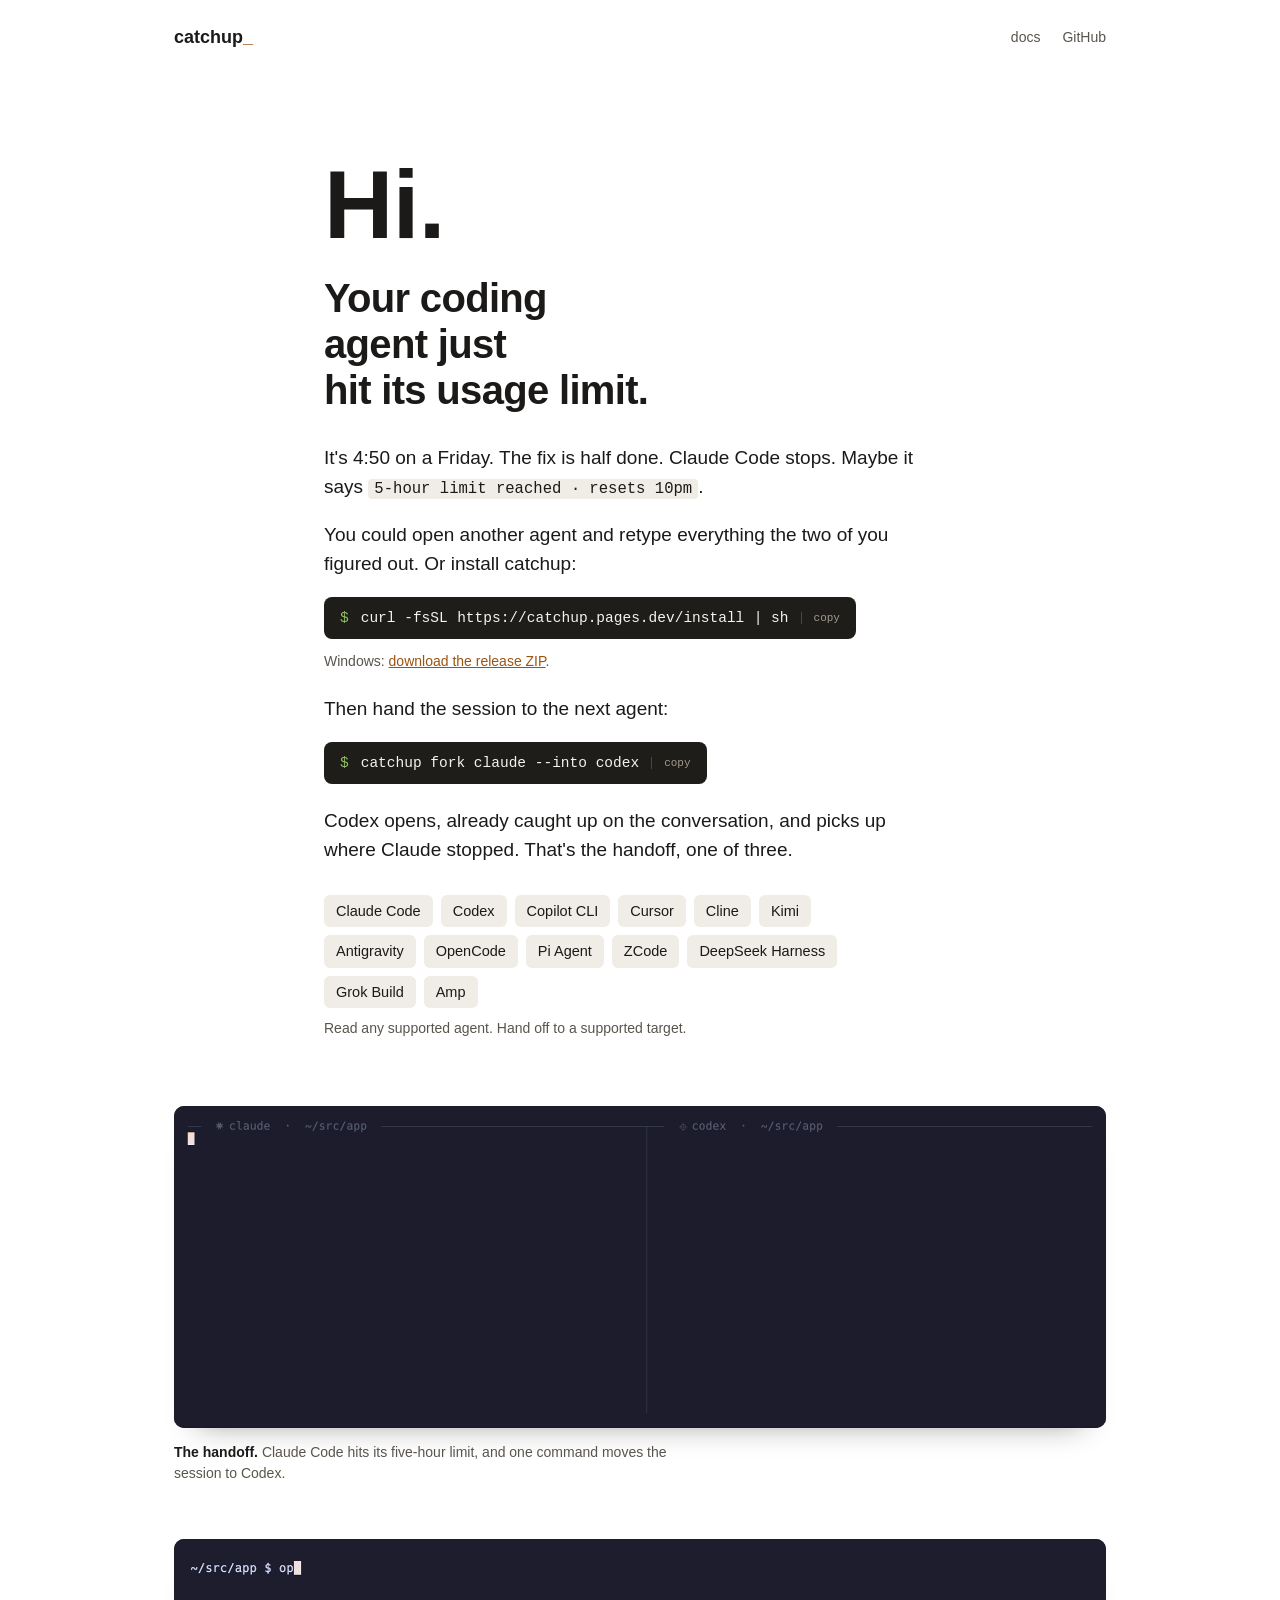
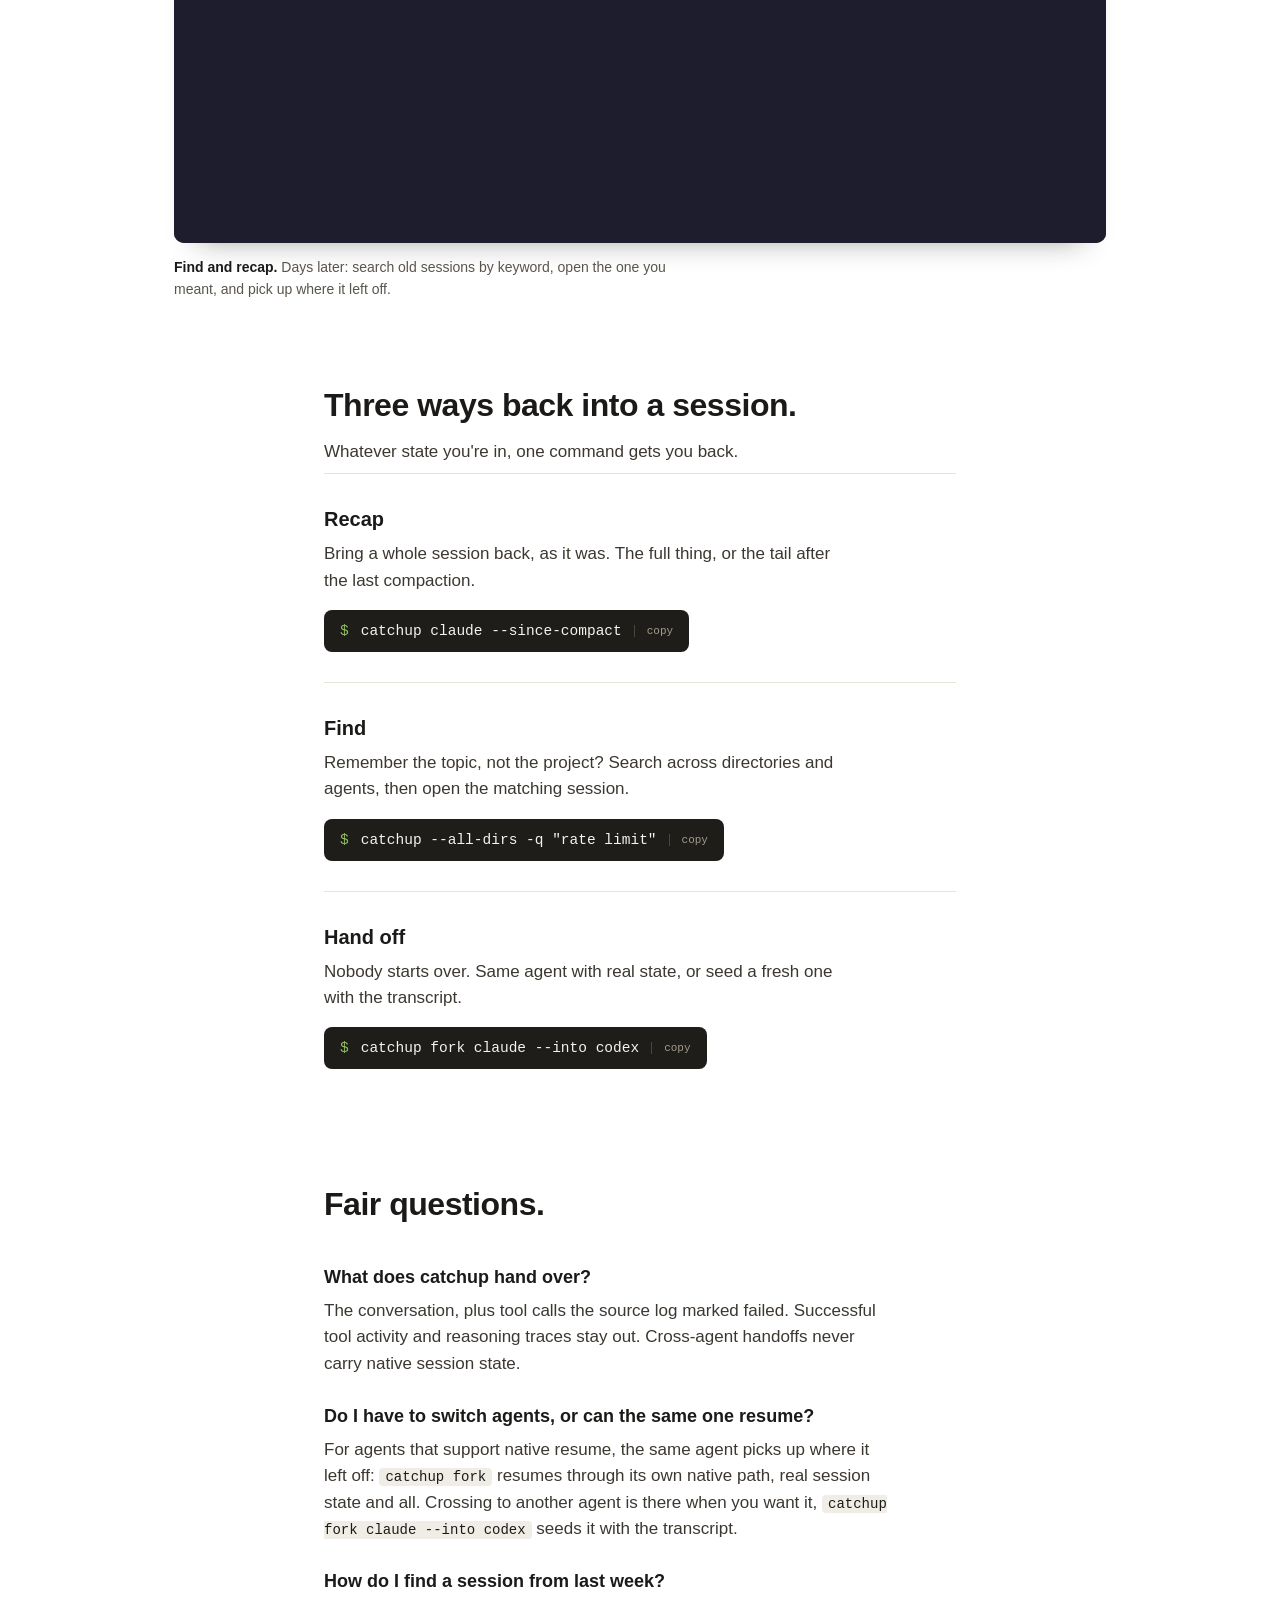
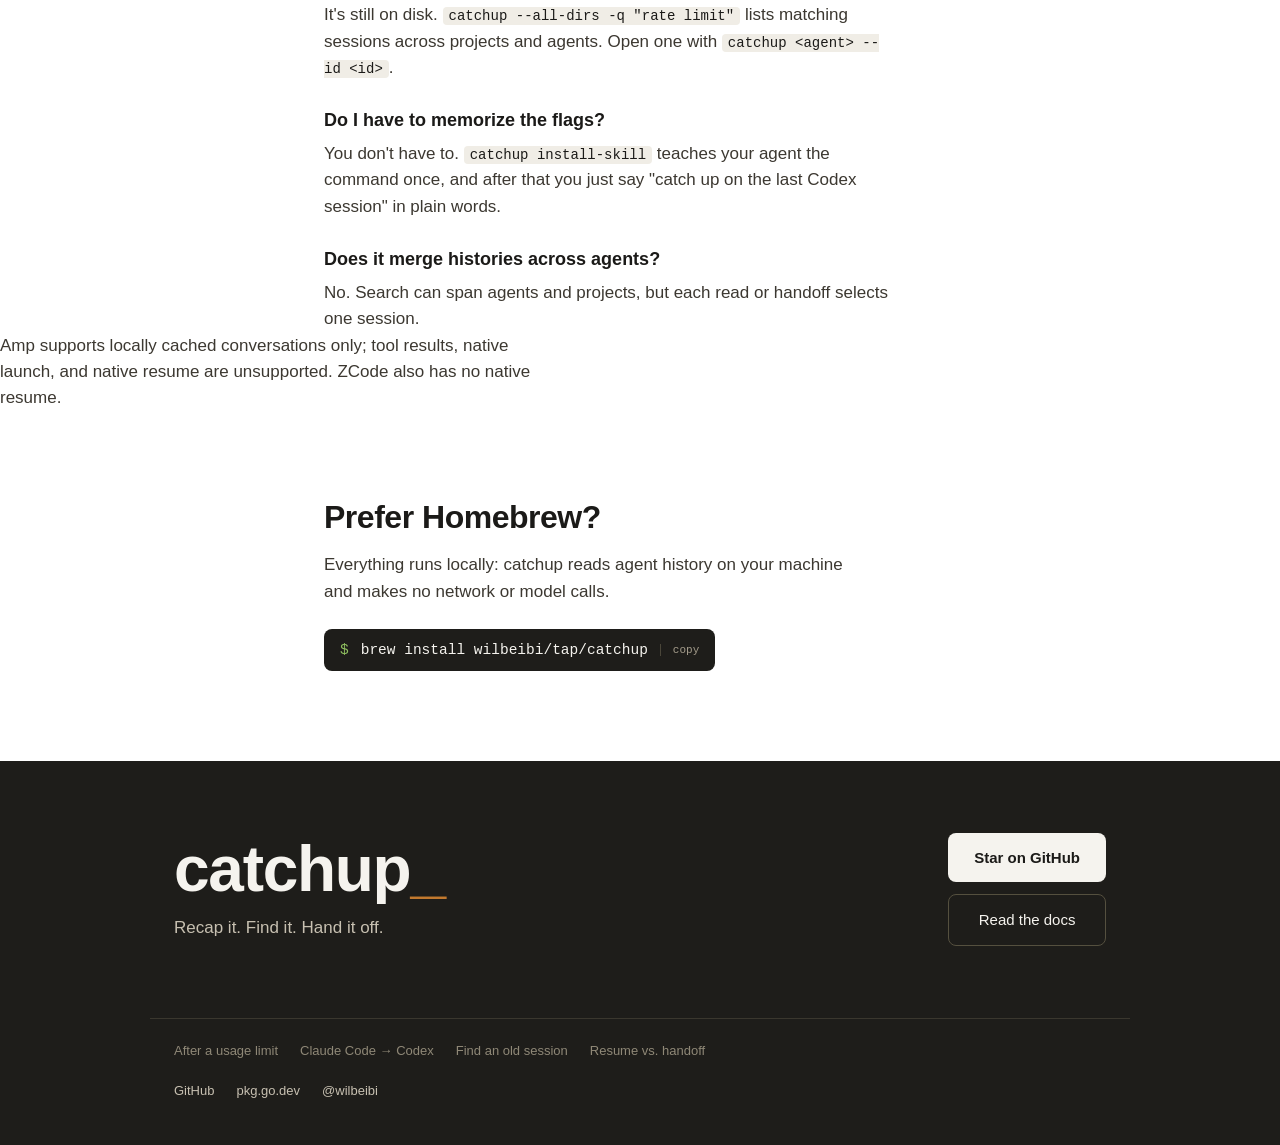
<file: public/index.html>
<!DOCTYPE html>
<html lang="en">
<head>
<meta charset="utf-8">
<meta name="viewport" content="width=device-width, initial-scale=1">
<title>catchup - pick up a coding agent session without starting over</title>
<meta name="description" content="catchup is an open-source CLI that reads your last Claude Code, Codex, Copilot CLI, Cursor, Cline, Kimi, Antigravity, OpenCode, Pi Agent, ZCode, DeepSeek Harness, Grok Build, or Amp session and hands it to the next agent. When an agent stops mid-task, catchup fork --into keeps the work moving.">
<meta name="keywords" content="catchup, AI coding agent, Claude Code, Codex, Copilot CLI, Cursor CLI, Cline, Kimi Code, Antigravity, agy, OpenCode, Pi Agent, ZCode, DeepSeek Harness, Grok Build, usage limit, session handoff, context handoff, CLI, Go">
<!--
  max-snippet:-1 removes the length cap on the text snippet a generative answer
  (AI Overviews, AI Mode) may quote. Google's RAG pipeline reuses classic-Search
  snippet eligibility, so a capped snippet gets truncated mid-answer and a
  competitor that allows the full excerpt gets cited instead.
-->
<meta name="robots" content="index, follow, max-snippet:-1, max-image-preview:large, max-video-preview:-1">
<meta property="og:type" content="website">
<meta property="og:title" content="catchup - pick up a coding agent session without starting over">
<meta property="og:description" content="Your agent stopped mid-task. One command hands the session to the next agent, already caught up.">
<meta property="og:url" content="https://catchup.pages.dev/">
<meta property="og:image" content="https://catchup.pages.dev/assets/social-card.png">
<meta property="og:image:width" content="1200">
<meta property="og:image:height" content="630">
<meta property="og:image:alt" content="Two terminal panes: Claude Code hits its usage limit; catchup fork hands the session to Codex.">
<meta name="twitter:card" content="summary_large_image">
<meta name="twitter:title" content="catchup - pick up a coding agent session without starting over">
<meta name="twitter:description" content="Your agent stopped mid-task. One command hands the session to the next agent, already caught up.">
<meta name="twitter:image" content="https://catchup.pages.dev/assets/social-card.png">
<link rel="canonical" href="https://catchup.pages.dev/">
<link rel="alternate" type="text/markdown" href="/index.md">
<meta name="theme-color" content="#ffffff">
<link rel="icon" href="data:image/svg+xml,%3Csvg xmlns='http://www.w3.org/2000/svg' viewBox='0 0 32 32'%3E%3Crect width='32' height='32' rx='7' fill='%2314130f'/%3E%3Ctext x='5.5' y='23' font-family='monospace' font-size='17' font-weight='700' fill='%235f7d3b'%3E%24%3C/text%3E%3Crect x='18' y='10' width='8' height='13' fill='%23c2792e'/%3E%3C/svg%3E">
<!--
  One @id for the tool, one for the author, reused verbatim on every page of
  this site. "catchup" is an ambiguous string on its own — the name is dominated
  by IPTV/TV catch-up projects — so alternateName and sameAs exist to pin this
  entity to the repo, the Go package, and the Homebrew tap rather than leave a
  retriever guessing which "catchup" is meant.
-->
<script type="application/ld+json">
{
  "@context": "https://schema.org",
  "@type": "SoftwareApplication",
  "@id": "https://catchup.pages.dev/#catchup",
  "name": "catchup",
  "alternateName": ["catchup CLI", "catchup — coding-agent session handoff CLI"],
  "applicationCategory": "DeveloperApplication",
  "applicationSubCategory": "Command-line tool",
  "operatingSystem": "macOS, Linux, Windows",
  "description": "CLI that reads Claude Code, Codex, Copilot CLI, Cursor, Cline, Kimi, Antigravity, OpenCode, Pi Agent, ZCode, DeepSeek Harness, Grok Build & Amp session history so you can recap a session, find the right one, and hand it to the next agent as clean Markdown.",
  "url": "https://catchup.pages.dev/",
  "downloadUrl": "https://github.com/wilbeibi/catchup",
  "softwareHelp": "https://github.com/wilbeibi/catchup#usage",
  "license": "https://opensource.org/licenses/MIT",
  "programmingLanguage": "Go",
  "softwareVersion": "1.0.0",
  "offers": { "@type": "Offer", "price": "0", "priceCurrency": "USD" },
  "sameAs": [
    "https://github.com/wilbeibi/catchup",
    "https://pkg.go.dev/github.com/wilbeibi/catchup",
    "https://github.com/wilbeibi/homebrew-tap"
  ],
  "author": {
    "@type": "Person",
    "@id": "https://catchup.pages.dev/#wilbeibi",
    "name": "wilbeibi",
    "url": "https://github.com/wilbeibi",
    "sameAs": ["https://github.com/wilbeibi"]
  }
}
</script>
<!--
  FAQPage mirrors the "Fair questions" section verbatim. Google requires FAQ
  structured data to match visible page content, so these strings must be edited
  in lockstep with the <section class="qa"> markup below — not drifted.
-->
<script type="application/ld+json">
{
  "@context": "https://schema.org",
  "@type": "FAQPage",
  "mainEntity": [
    {
      "@type": "Question",
      "name": "What does catchup hand over?",
      "acceptedAnswer": {
        "@type": "Answer",
        "text": "The conversation, plus tool calls the source log marked failed. Successful tool activity and reasoning traces stay out. Cross-agent handoffs never carry native session state."
      }
    },
    {
      "@type": "Question",
      "name": "Do I have to switch agents, or can the same one resume?",
      "acceptedAnswer": {
        "@type": "Answer",
        "text": "For agents that support native resume, the same agent picks up where it left off: catchup fork resumes through its own native path, real session state and all. Crossing to another agent is there when you want it, catchup fork claude --into codex seeds it with the transcript."
      }
    },
    {
      "@type": "Question",
      "name": "How do I find a session from last week?",
      "acceptedAnswer": {
        "@type": "Answer",
        "text": "It's still on disk. catchup --all-dirs -q \"rate limit\" lists matching sessions across projects and agents. Open one with catchup <agent> --id <id>."
      }
    },
    {
      "@type": "Question",
      "name": "Do I have to memorize the flags?",
      "acceptedAnswer": {
        "@type": "Answer",
        "text": "You don't have to. catchup install-skill teaches your agent the command once, and after that you just say \"catch up on the last Codex session\" in plain words."
      }
    },
    {
      "@type": "Question",
      "name": "Does it merge histories across agents?",
      "acceptedAnswer": {
        "@type": "Answer",
        "text": "No. Search can span agents and projects, but each read or handoff selects one session."
      }
    }
  ]
}
</script>
<style>
  *, *::before, *::after { box-sizing: border-box; }
  html { -webkit-font-smoothing: antialiased; text-rendering: optimizeLegibility; scroll-behavior: smooth; }
  html, body { margin: 0; background: #ffffff; }
  body {
    font-family: "Helvetica Neue", Helvetica, Arial, sans-serif;
    color: #1b1a18;
    font-size: 17px;
    line-height: 1.55;
  }
  code, .mono { font-family: ui-monospace, "SF Mono", Menlo, Consolas, "Liberation Mono", monospace; }
  ::selection { background: #c2792e33; }
  a:focus-visible, button:focus-visible { outline: 2px solid #9c5310; outline-offset: 3px; border-radius: 4px; }

  .col   { max-width: 680px; margin: 0 auto; padding-left: 24px; padding-right: 24px; }
  .stage { max-width: 980px; margin: 0 auto; padding-left: 24px; padding-right: 24px; }

  /* nav */
  nav { display: flex; align-items: center; justify-content: space-between; max-width: 980px; margin: 0 auto; padding: 24px; }
  .wordmark { display: flex; align-items: baseline; text-decoration: none; color: #1b1a18; font-weight: 700; font-size: 18px; }
  .wordmark .cursor { color: #9c5310; }
  .navlinks { display: flex; gap: 22px; font-size: 14px; }
  .navlinks a { color: #5a554c; text-decoration: none; }
  .navlinks a:hover { color: #1b1a18; text-decoration: underline; }

  /* hero: the spot */
  header { padding: clamp(48px, 9vh, 110px) 0 12px; }
  h1 { margin: 0 0 30px; font-weight: 700; letter-spacing: -0.02em; text-wrap: balance; }
  h1 .hi { display: block; font-size: clamp(56px, 9vw, 96px); line-height: 1; }
  h1 .line { display: block; font-size: clamp(26px, 4.2vw, 40px); line-height: 1.15; margin-top: 22px; max-width: 18ch; }
  h1 .failure { display: grid; height: 1.15em; overflow: hidden; }
  h1 .failure > span { grid-area: 1 / 1; }
  h1 .failure .outage { color: #d97757; opacity: 0; }
  .monologue p { margin: 0 0 18px; max-width: 58ch; font-size: clamp(17px, 1.9vw, 19px); text-wrap: pretty; }
  .monologue .mono { font-size: 0.82em; background: #f0ede6; padding: 1px 6px; border-radius: 4px; }
  .agents-block { margin-top: 30px; }
  .agents { margin: 0; padding: 0; list-style: none; display: flex; flex-wrap: wrap; gap: 8px; max-width: 60ch; }
  .agents li { background: #f0ede6; border-radius: 6px; padding: 5px 12px; font-size: 14.5px; color: #1b1a18; }
  .agents-tag { margin: 10px 0 0; font-size: 14px; color: #5a554c; }

  /* command blocks */
  .cmd {
    display: flex; align-items: center; gap: 12px; width: fit-content; max-width: 100%;
    background: #1e1d1a; color: #f5f3ee; border: none; border-radius: 8px;
    padding: 13px 16px; font-size: 14.5px; cursor: pointer; text-align: left;
    font-family: ui-monospace, "SF Mono", Menlo, Consolas, "Liberation Mono", monospace;
    transition: background .15s ease;
  }
  .cmd:hover { background: #33312b; }
  .cmd .p { color: #8fbf5f; flex-shrink: 0; }
  .cmd .t { overflow-x: auto; white-space: nowrap; scrollbar-width: none; user-select: text; -webkit-user-select: text; }
  .cmd .copy { color: #a49c8b; font-size: 11px; white-space: nowrap; flex-shrink: 0; border-left: 1px solid #4a4639; padding-left: 12px; }
  .hero-install { margin-bottom: 22px; }
  .hero-install .t { display: flex; flex-wrap: wrap; gap: 0 .65em; white-space: normal; }
  .hero-install .part { white-space: nowrap; }
  .windows-install { margin: -10px 0 22px; color: #5a554c; font-size: 14px; }
  .windows-install a { color: #9c5310; }

  /* the white stage */
  figure { margin: 0; padding: clamp(36px, 6vh, 72px) 0 0; }
  figure .frame {
    border-radius: 10px; overflow-x: auto; background: #1e1e2e;
    box-shadow: 0 20px 28px -24px rgba(20, 18, 12, 0.45);
  }
  figure img { display: block; width: 100%; min-width: 720px; height: auto; }
  figcaption { font-size: 14px; color: #5a554c; margin-top: 14px; max-width: 68ch; }
  figcaption strong { color: #1b1a18; font-weight: 700; }
  /* the demo is wider than a phone; say so instead of hoping the scroll is found */
  .swipehint { display: none; }
  @media (max-width: 760px) {
    .swipehint { display: inline; color: #9c5310; font-weight: 700; }
    figure .frame { -webkit-overflow-scrolling: touch; }
  }

  /* the three moves: recap / find / hand off */
  .acts { padding: clamp(56px, 9vh, 100px) 0 0; }
  .acts h2 { font-size: clamp(24px, 3.2vw, 32px); letter-spacing: -0.015em; margin: 0 0 8px; }
  .acts .sub { margin: 0 0 8px; color: #3c3831; max-width: 54ch; }
  .act { padding: 30px 0; border-top: 1px solid #e8e3d9; }
  .act h3 { margin: 0 0 6px; font-size: 20px; font-weight: 700; }
  .act p { margin: 0 0 16px; color: #3c3831; max-width: 56ch; }

  /* Q&A */
  .qa { padding: clamp(56px, 9vh, 100px) 0 0; }
  .qa h2 { font-size: clamp(24px, 3.2vw, 32px); letter-spacing: -0.015em; margin: 0 0 34px; }
  /* headings, not <dt>: a question is a chunk boundary for retrieval, and the
     FAQPage JSON-LD above needs a visible heading to correspond to. Rendering is
     unchanged from the previous <dl> — the margins below reproduce it exactly. */
  .qa .qa-item { margin-top: 26px; }
  .qa .qa-item:first-of-type { margin-top: 0; }
  .qa h3 { font-weight: 700; font-size: 18px; margin: 0 0 6px; letter-spacing: 0; }
  .qa p { margin: 0; color: #3c3831; max-width: 60ch; }
  .qa p code { background: #f0ede6; padding: 1px 6px; border-radius: 4px; font-size: 14px; color: #1b1a18; }

  /* install */
  .install { padding: clamp(56px, 9vh, 100px) 0 0; }
  .install h2 { font-size: clamp(24px, 3.2vw, 32px); letter-spacing: -0.015em; margin: 0 0 10px; }
  .install > .col > p { margin: 0 0 24px; color: #3c3831; max-width: 58ch; }
  .install .cmds { display: flex; flex-direction: column; gap: 12px; align-items: flex-start; }
  .install .alt { font-size: 14px; color: #5a554c; margin-top: 18px; }
  .install .alt code { background: #f0ede6; padding: 1px 6px; border-radius: 4px; font-size: 13px; color: #1b1a18; }

  /* end card */
  .endcard { margin-top: clamp(64px, 10vh, 120px); background: #1e1d1a; color: #f5f3ee; }
  .endcard .inner { max-width: 980px; margin: 0 auto; padding: clamp(48px, 8vh, 88px) 24px; display: flex; flex-wrap: wrap; align-items: center; justify-content: space-between; gap: 32px; }
  .endcard .mark { font-weight: 700; font-size: clamp(40px, 6vw, 64px); letter-spacing: -0.02em; line-height: 1; }
  .endcard .mark .cursor { color: #c2792e; animation: blink 1.1s steps(1) infinite; }
  .endcard .tag { margin: 14px 0 0; color: #c7c0b1; font-size: 17px; }
  .endcard .actions { display: flex; flex-direction: column; gap: 12px; }
  .endcard .actions a { text-align: center; text-decoration: none; border-radius: 8px; padding: 13px 26px; font-size: 15px; }
  .endcard .actions .primary { background: #f5f3ee; color: #1b1a18; font-weight: 700; }
  .endcard .actions .primary:hover { background: #ffffff; }
  .endcard .actions .secondary { color: #f5f3ee; border: 1px solid #55503f; }
  .endcard .actions .secondary:hover { border-color: #c7c0b1; }

  /* fine print */
  footer { background: #1e1d1a; }
  footer .inner { max-width: 980px; margin: 0 auto; padding: 0 24px 44px; border-top: 1px solid #3a372e; }
  footer .links { display: flex; flex-wrap: wrap; gap: 22px; margin-top: 20px; font-size: 13px; }
  footer .links a { color: #c7c0b1; text-decoration: none; }
  footer .links a:hover { color: #f5f3ee; text-decoration: underline; }
  footer .links.answers { margin-top: 22px; }
  footer .links.answers a { color: #8f8877; }
  footer .links.answers a:hover { color: #c7c0b1; }

  @keyframes blink { 0%, 55% { opacity: 1; } 56%, 100% { opacity: 0; } }
  @keyframes rise { from { opacity: 0; transform: translateY(12px); } to { opacity: 1; transform: none; } }
  @keyframes quota {
    0%, 18% { opacity: 1; transform: none; }
    22%, 60% { opacity: 0; transform: translateY(-0.35em); }
    65%, 100% { opacity: 1; transform: none; }
  }
  @keyframes outage {
    0%, 18% { opacity: 0; transform: translateY(0.35em); }
    22%, 60% { opacity: 1; transform: none; }
    65%, 100% { opacity: 0; transform: translateY(-0.35em); }
  }
  /* lift is transform-only: the frame must stay visible when the scroll
     timeline never fires (fullpage renders, older engines) */
  @keyframes lift { from { transform: translateY(16px); } to { transform: none; } }
  @media (prefers-reduced-motion: no-preference) {
    /* short stagger: the hero copy must not read as a blank region on slow renders */
    .enter > * { animation: rise .45s cubic-bezier(0.16, 1, 0.3, 1) both; }
    .enter > *:nth-child(2) { animation-delay: .06s; }
    .enter > *:nth-child(3) { animation-delay: .12s; }
    .enter > *:nth-child(4) { animation-delay: .18s; }
    .enter > *:nth-child(5) { animation-delay: .24s; }
    /* the agent chips arrive one at a time, so the block must not also fade as a unit */
    .enter > .agents-block { animation: none; }
    .agents li, .agents-tag { animation: rise .45s cubic-bezier(0.16, 1, 0.3, 1) both; animation-delay: calc(.3s + var(--i, 12) * 40ms); }
    h1 .failure .quota { animation: quota 8s cubic-bezier(0.16, 1, 0.3, 1) infinite; }
    h1 .failure .outage { animation: outage 8s cubic-bezier(0.16, 1, 0.3, 1) infinite; }
    figure .frame { animation: lift both; animation-timeline: view(); animation-range: entry 5% cover 22%; }
  }
  @media (prefers-reduced-motion: reduce) {
    *, *::before, *::after { animation: none !important; scroll-behavior: auto !important; }
    h1 .failure .outage { display: none; }
  }
  @media (max-width: 560px) {
    .cmd { width: 100%; }
    .cmd .copy { display: none; }
    .hero-install { gap: 8px; padding-left: 12px; padding-right: 12px; font-size: 13px; }
    .endcard .actions { width: 100%; }
  }
</style>
</head>
<body>

<nav>
  <a class="wordmark" href="https://catchup.pages.dev/"><span>catchup</span><span class="cursor">_</span></a>
  <div class="navlinks">
    <a href="https://github.com/wilbeibi/catchup#usage">docs</a>
    <a href="https://github.com/wilbeibi/catchup">GitHub</a>
  </div>
</nav>

<header>
  <div class="col enter">
    <h1>
      <span class="hi">Hi.</span>
      <span class="line" aria-label="Your coding agent just hit its usage limit or went down.">
        <span aria-hidden="true">Your coding agent just</span>
        <span class="failure" aria-hidden="true">
          <span class="quota">hit its usage limit.</span>
          <span class="outage">went down.</span>
        </span>
      </span>
    </h1>
    <div class="monologue">
      <p>It's 4:50 on a Friday. The fix is half done. Claude Code stops. Maybe it says <span class="mono">5-hour limit reached &#8729; resets 10pm</span>.</p>
      <p>You could open another agent and retype everything the two of you figured out. Or install catchup:</p>
    </div>
    <button class="cmd hero-install" onclick="copyCmd(this, 'curl -fsSL https://catchup.pages.dev/install | sh', '/_events/installer-copy')" aria-label="Copy the curl install command">
      <span class="p">$</span>
      <span class="t"><span class="part">curl -fsSL</span><span class="part">https://catchup.pages.dev/install</span><span class="part">| sh</span></span>
      <span class="copy">copy</span>
    </button>
    <p class="windows-install">Windows: <a href="https://github.com/wilbeibi/catchup/releases">download the release ZIP</a>.</p>
    <div class="monologue">
      <p>Then hand the session to the next agent:</p>
    </div>
    <button class="cmd" onclick="copyCmd(this, 'catchup fork claude --into codex')" aria-label="Copy the command: catchup fork claude --into codex">
      <span class="p">$</span>
      <span class="t">catchup fork claude --into codex</span>
      <span class="copy">copy</span>
    </button>
    <div class="monologue" style="margin-top: 22px;">
      <p>Codex opens, already caught up on the conversation, and picks up where Claude stopped. That's the handoff, one of three.</p>
    </div>
    <div class="agents-block">
      <ul class="agents" aria-label="Supported agents">
        <li style="--i: 0">Claude Code</li>
        <li style="--i: 1">Codex</li>
        <li style="--i: 2">Copilot CLI</li>
        <li style="--i: 3">Cursor</li>
        <li style="--i: 4">Cline</li>
        <li style="--i: 5">Kimi</li>
        <li style="--i: 6">Antigravity</li>
        <li style="--i: 7">OpenCode</li>
        <li style="--i: 8">Pi Agent</li>
        <li style="--i: 9">ZCode</li>
        <li style="--i: 10">DeepSeek Harness</li>
        <li style="--i: 11">Grok Build</li>
        <li style="--i: 12">Amp</li>
      </ul>
      <p class="agents-tag">Read any supported agent. Hand off to a supported target.</p>
    </div>
  </div>
</header>

<div class="stage">
  <figure>
    <div class="frame">
      <img src="assets/handoff.gif" alt="Claude Code hits its five-hour limit in the left terminal pane; in the right pane, catchup fork claude --into codex starts Codex seeded with the session and it continues the task." loading="eager">
    </div>
    <figcaption><span class="swipehint">← swipe the frame · </span><strong>The handoff.</strong> Claude Code hits its five-hour limit, and one command moves the session to Codex.</figcaption>
  </figure>

  <figure>
    <div class="frame">
      <img src="assets/recall.gif" alt="An agent searches past sessions by keyword with catchup -q, then opens the matching session by id." loading="lazy">
    </div>
    <figcaption><span class="swipehint">← swipe the frame · </span><strong>Find and recap.</strong> Days later: search old sessions by keyword, open the one you meant, and pick up where it left off.</figcaption>
  </figure>
</div>

<section class="acts">
  <div class="col">
    <h2>Three ways back into a session.</h2>
    <p class="sub">Whatever state you're in, one command gets you back.</p>

    <div class="act">
      <h3>Recap</h3>
      <p>Bring a whole session back, as it was. The full thing, or the tail after the last compaction.</p>
      <button class="cmd" onclick="copyCmd(this, 'catchup claude --since-compact')" aria-label="Copy the command: catchup claude --since-compact">
        <span class="p">$</span>
        <span class="t">catchup claude --since-compact</span>
        <span class="copy">copy</span>
      </button>
    </div>

    <div class="act">
      <h3>Find</h3>
      <p>Remember the topic, not the project? Search across directories and agents, then open the matching session.</p>
      <button class="cmd" onclick="copyCmd(this, 'catchup --all-dirs -q &quot;rate limit&quot;')" aria-label="Copy the command: catchup --all-dirs -q rate limit">
        <span class="p">$</span>
        <span class="t">catchup --all-dirs -q "rate limit"</span>
        <span class="copy">copy</span>
      </button>
    </div>

    <div class="act">
      <h3>Hand off</h3>
      <p>Nobody starts over. Same agent with real state, or seed a fresh one with the transcript.</p>
      <button class="cmd" onclick="copyCmd(this, 'catchup fork claude --into codex')" aria-label="Copy the command: catchup fork claude --into codex">
        <span class="p">$</span>
        <span class="t">catchup fork claude --into codex</span>
        <span class="copy">copy</span>
      </button>
    </div>
  </div>
</section>

<section class="qa">
  <div class="col">
    <h2>Fair questions.</h2>

    <div class="qa-item">
      <h3>What does catchup hand over?</h3>
      <p>The conversation, plus tool calls the source log marked failed. Successful tool activity and reasoning traces stay out. Cross-agent handoffs never carry native session state.</p>
    </div>

    <div class="qa-item">
      <h3>Do I have to switch agents, or can the same one resume?</h3>
      <p>For agents that support native resume, the same agent picks up where it left off: <code>catchup fork</code> resumes through its own native path, real session state and all. Crossing to another agent is there when you want it, <code>catchup fork claude --into codex</code> seeds it with the transcript.</p>
    </div>

    <div class="qa-item">
      <h3>How do I find a session from last week?</h3>
      <p>It's still on disk. <code>catchup --all-dirs -q "rate limit"</code> lists matching sessions across projects and agents. Open one with <code>catchup &lt;agent&gt; --id &lt;id&gt;</code>.</p>
    </div>

    <div class="qa-item">
      <h3>Do I have to memorize the flags?</h3>
      <p>You don't have to. <code>catchup install-skill</code> teaches your agent the command once, and after that you just say "catch up on the last Codex session" in plain words.</p>
    </div>

    <div class="qa-item">
      <h3>Does it merge histories across agents?</h3>
      <p>No. Search can span agents and projects, but each read or handoff selects one session.</p>
    </div>
  </div>
    <p>Amp supports locally cached conversations only; tool results, native launch, and native resume are unsupported. ZCode also has no native resume.</p>
  </section>

<section class="install">
  <div class="col">
    <h2>Prefer Homebrew?</h2>
    <p>Everything runs locally: catchup reads agent history on your machine and makes no network or model calls.</p>
    <div class="cmds">
      <button class="cmd" onclick="copyCmd(this, 'brew install wilbeibi/tap/catchup')" aria-label="Copy the Homebrew install command">
        <span class="p">$</span>
        <span class="t">brew install wilbeibi/tap/catchup</span>
        <span class="copy">copy</span>
      </button>
    </div>
  </div>
</section>

<div class="endcard">
  <div class="inner">
    <div>
      <div class="mark">catchup<span class="cursor">_</span></div>
      <p class="tag">Recap it. Find it. Hand it off.</p>
    </div>
    <div class="actions">
      <a class="primary" href="https://github.com/wilbeibi/catchup">Star on GitHub</a>
      <a class="secondary" href="https://github.com/wilbeibi/catchup#usage">Read the docs</a>
    </div>
  </div>
</div>

<footer>
  <div class="inner">
    <!-- The answer pages live here rather than in the nav: the spot has one job
         and a second row of links would compete with it. Fine print at the
         bottom is the register these belong to, and it gives both readers and
         crawlers a path to them. -->
    <div class="links answers">
      <a href="/usage-limit/">After a usage limit</a>
      <a href="/handoff/claude-to-codex/">Claude Code → Codex</a>
      <a href="/find-session/">Find an old session</a>
      <a href="/compare/">Resume vs. handoff</a>
    </div>
    <div class="links">
      <a href="https://github.com/wilbeibi/catchup">GitHub</a>
      <a href="https://pkg.go.dev/github.com/wilbeibi/catchup">pkg.go.dev</a>
      <a href="https://github.com/wilbeibi">@wilbeibi</a>
    </div>
  </div>
</footer>

<script>
  // Success is only claimed after the clipboard promise resolves; on failure
  // (permissions, insecure context) the command text is selected so a manual
  // copy still works.
  // The event path contains the only metric label. No visitor or command data
  // is sent; the Pages Function records one aggregate Analytics Engine point.
  function countEvent(path) {
    if (navigator.sendBeacon && navigator.sendBeacon(path)) return;
    fetch(path, { method: 'POST', keepalive: true }).catch(function () {});
  }

  function copyCmd(btn, cmd, eventPath) {
    var flash = function (msg) {
      var el = btn.querySelector('.copy');
      if (!el) return;
      el.textContent = msg;
      clearTimeout(btn.__t);
      btn.__t = setTimeout(function () { el.textContent = 'copy'; }, 1600);
    };
    var fallback = function () {
      var t = btn.querySelector('.t');
      if (t && window.getSelection) {
        var r = document.createRange();
        r.selectNodeContents(t);
        var s = window.getSelection();
        s.removeAllRanges();
        s.addRange(r);
      }
      flash('select + copy');
    };
    if (navigator.clipboard && navigator.clipboard.writeText) {
      navigator.clipboard.writeText(cmd).then(
        function () {
          flash('copied ✓');
          if (eventPath) countEvent(eventPath);
        },
        fallback
      );
    } else {
      fallback();
    }
  }
</script>
</body>
</html>
</file>
